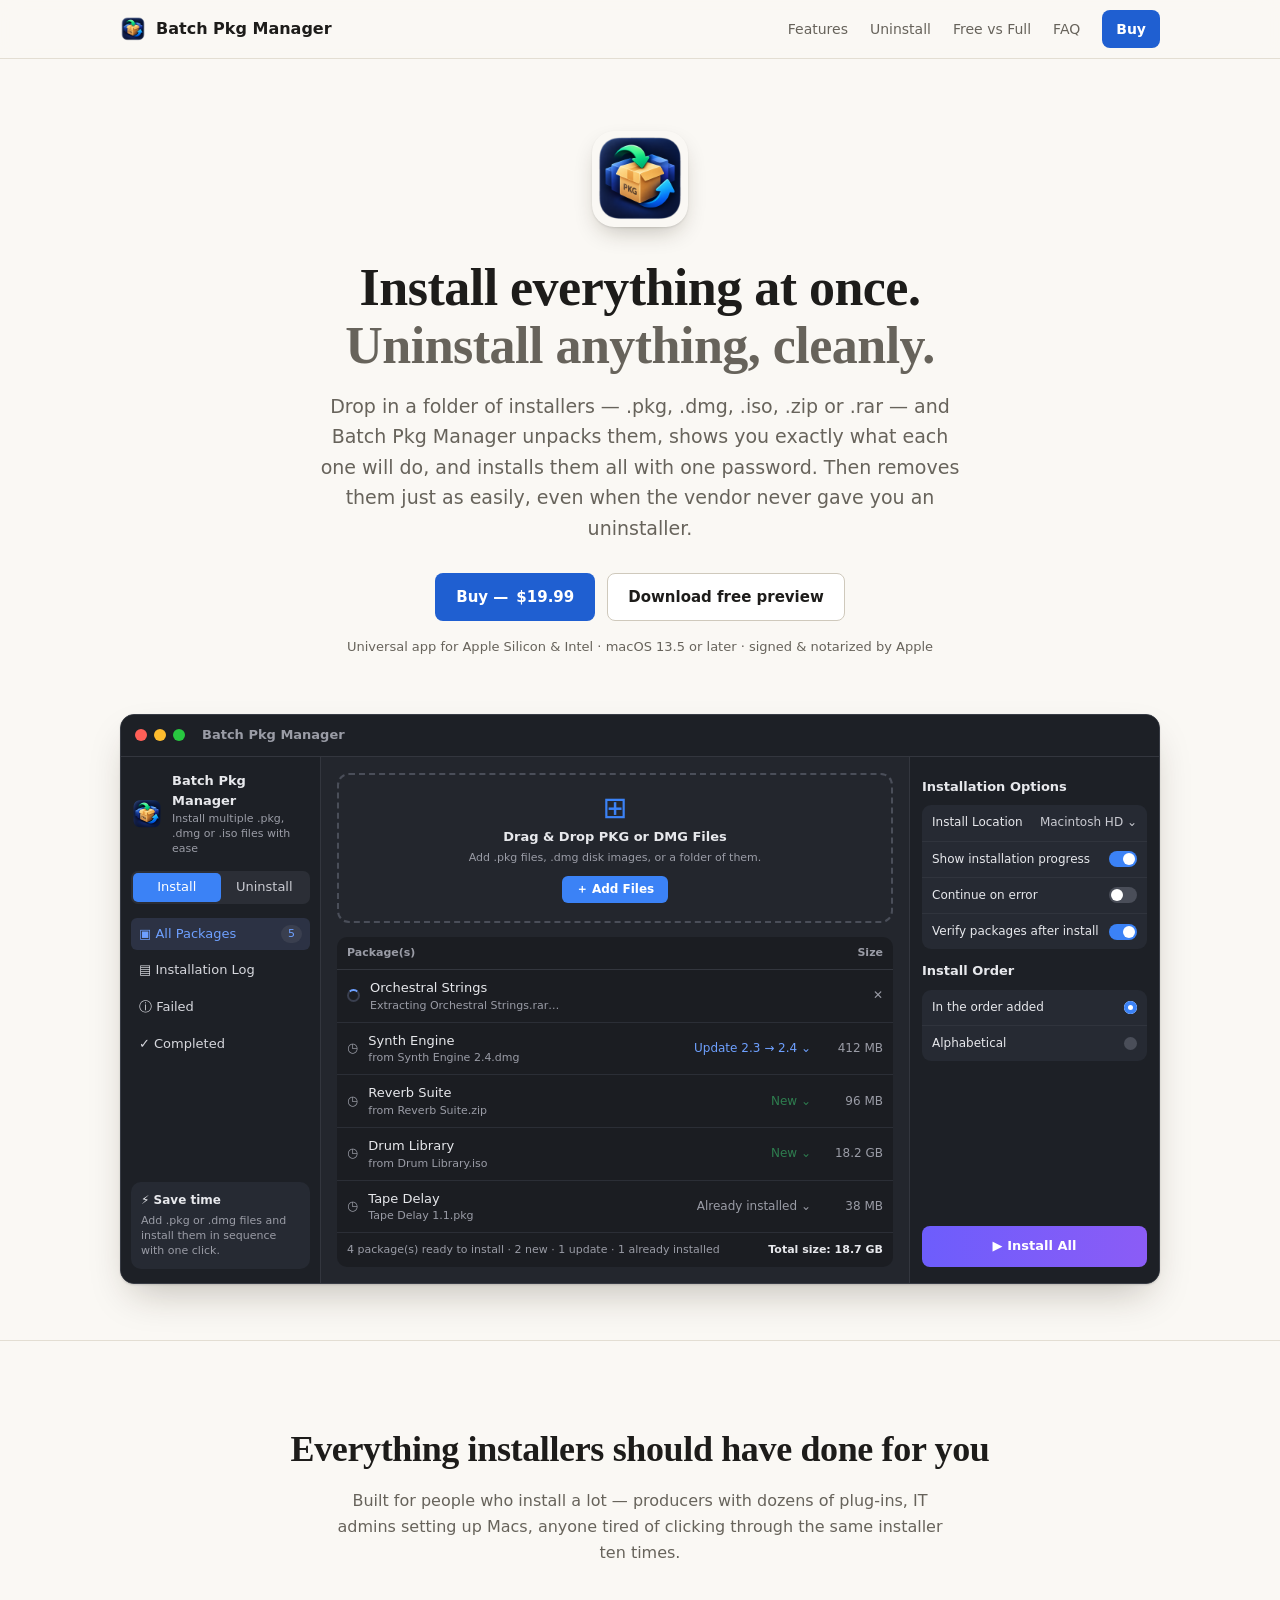
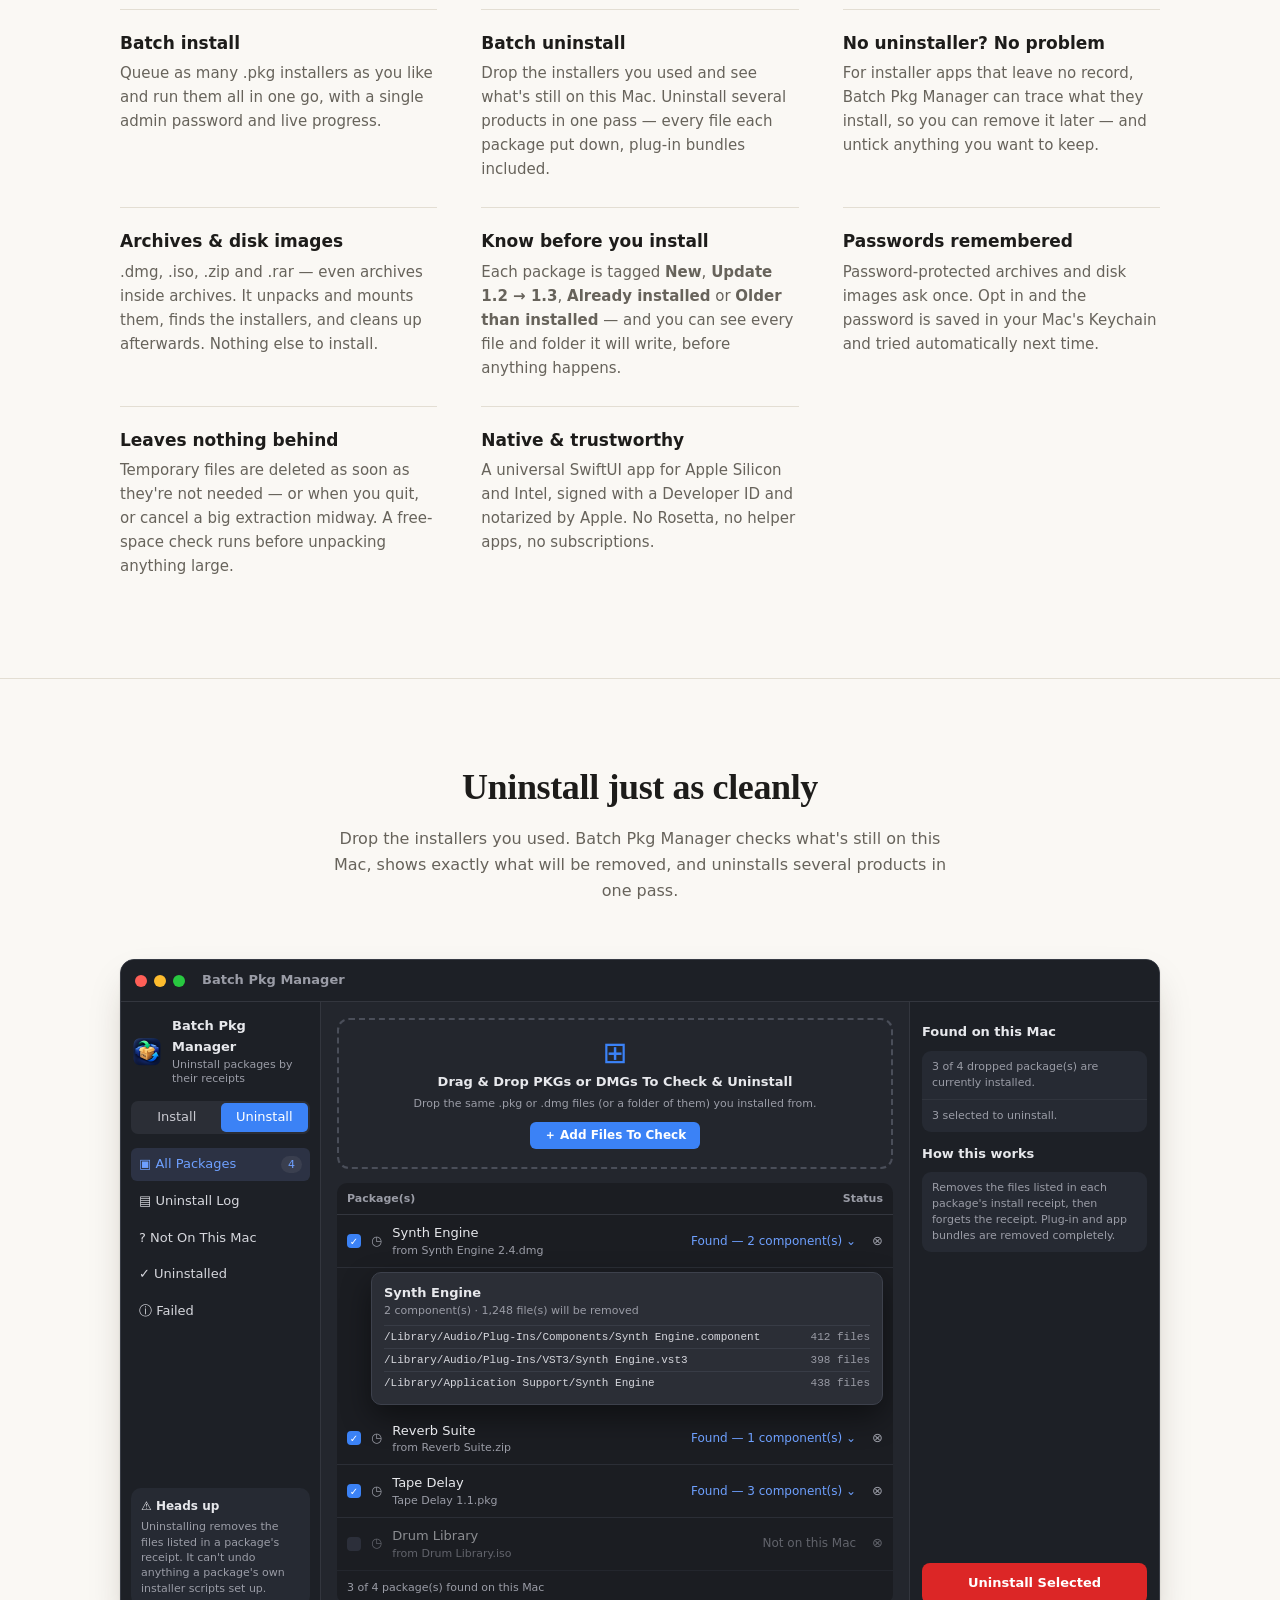
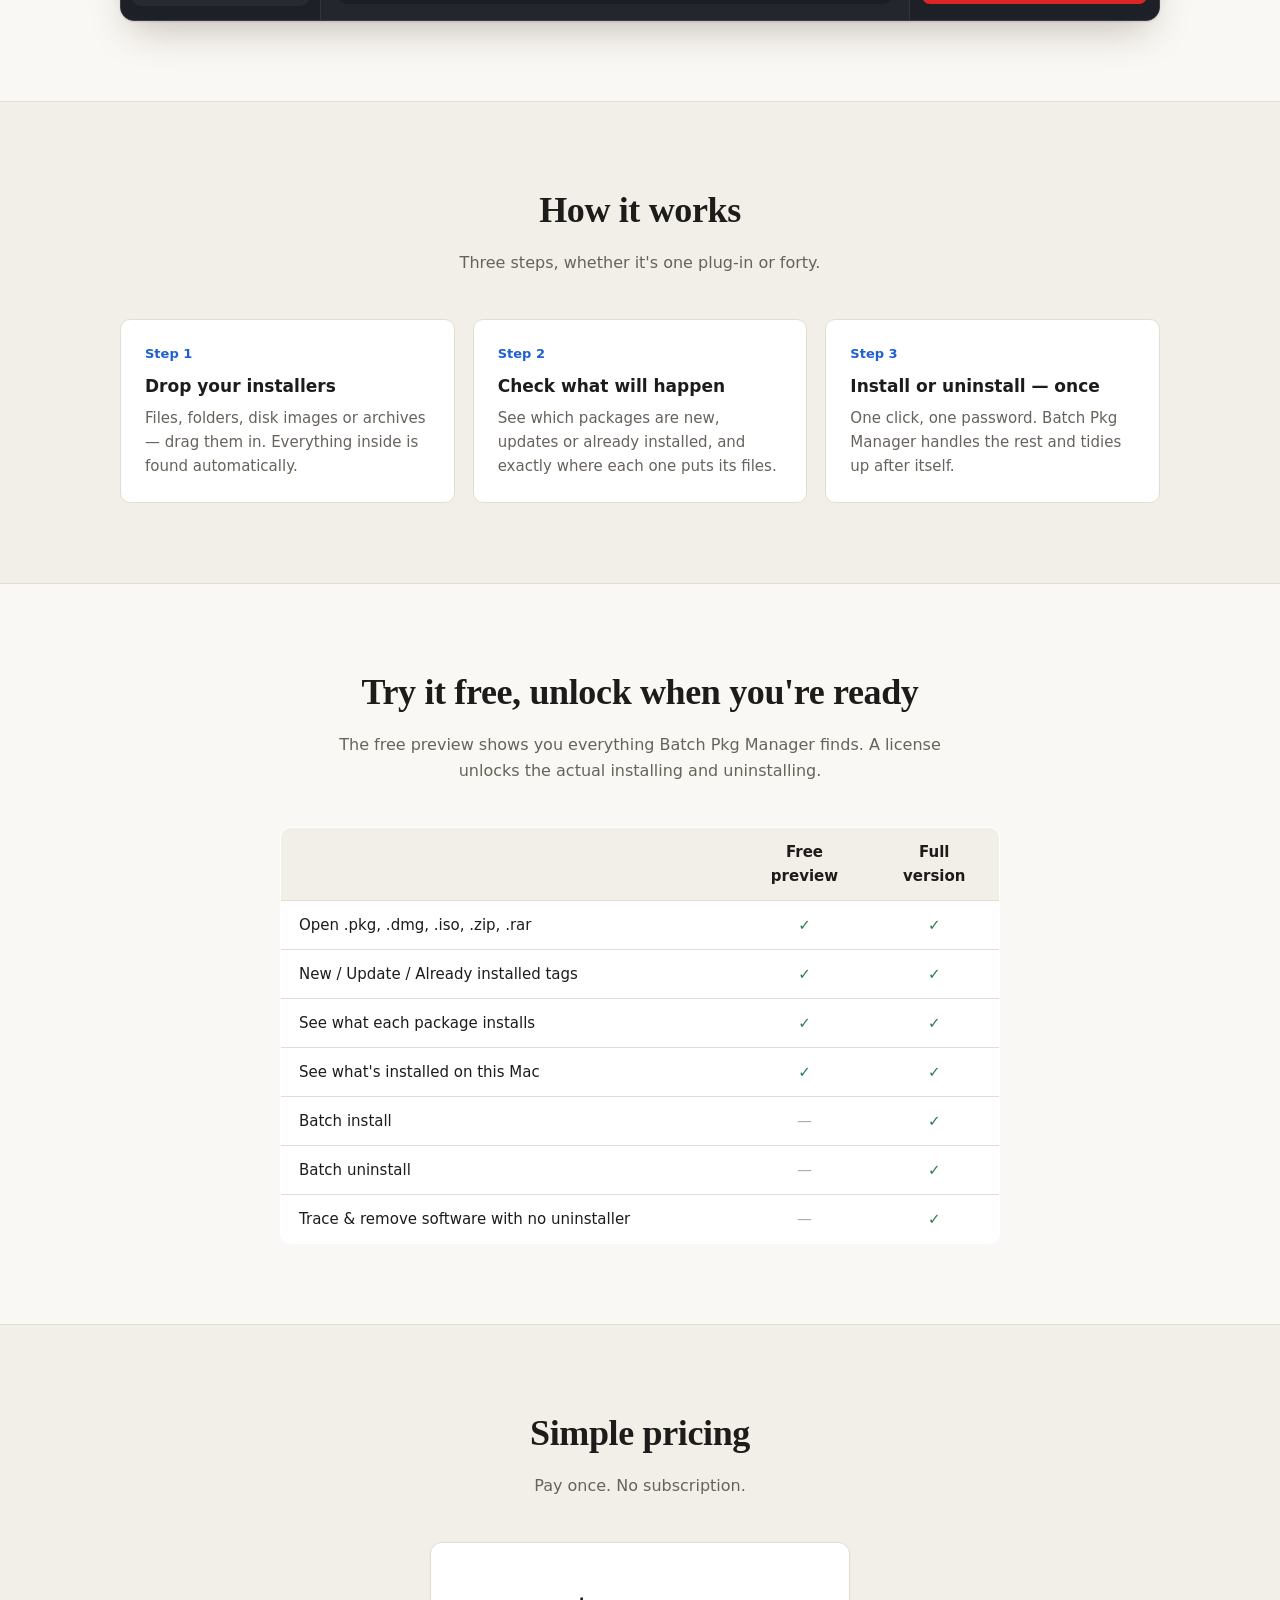
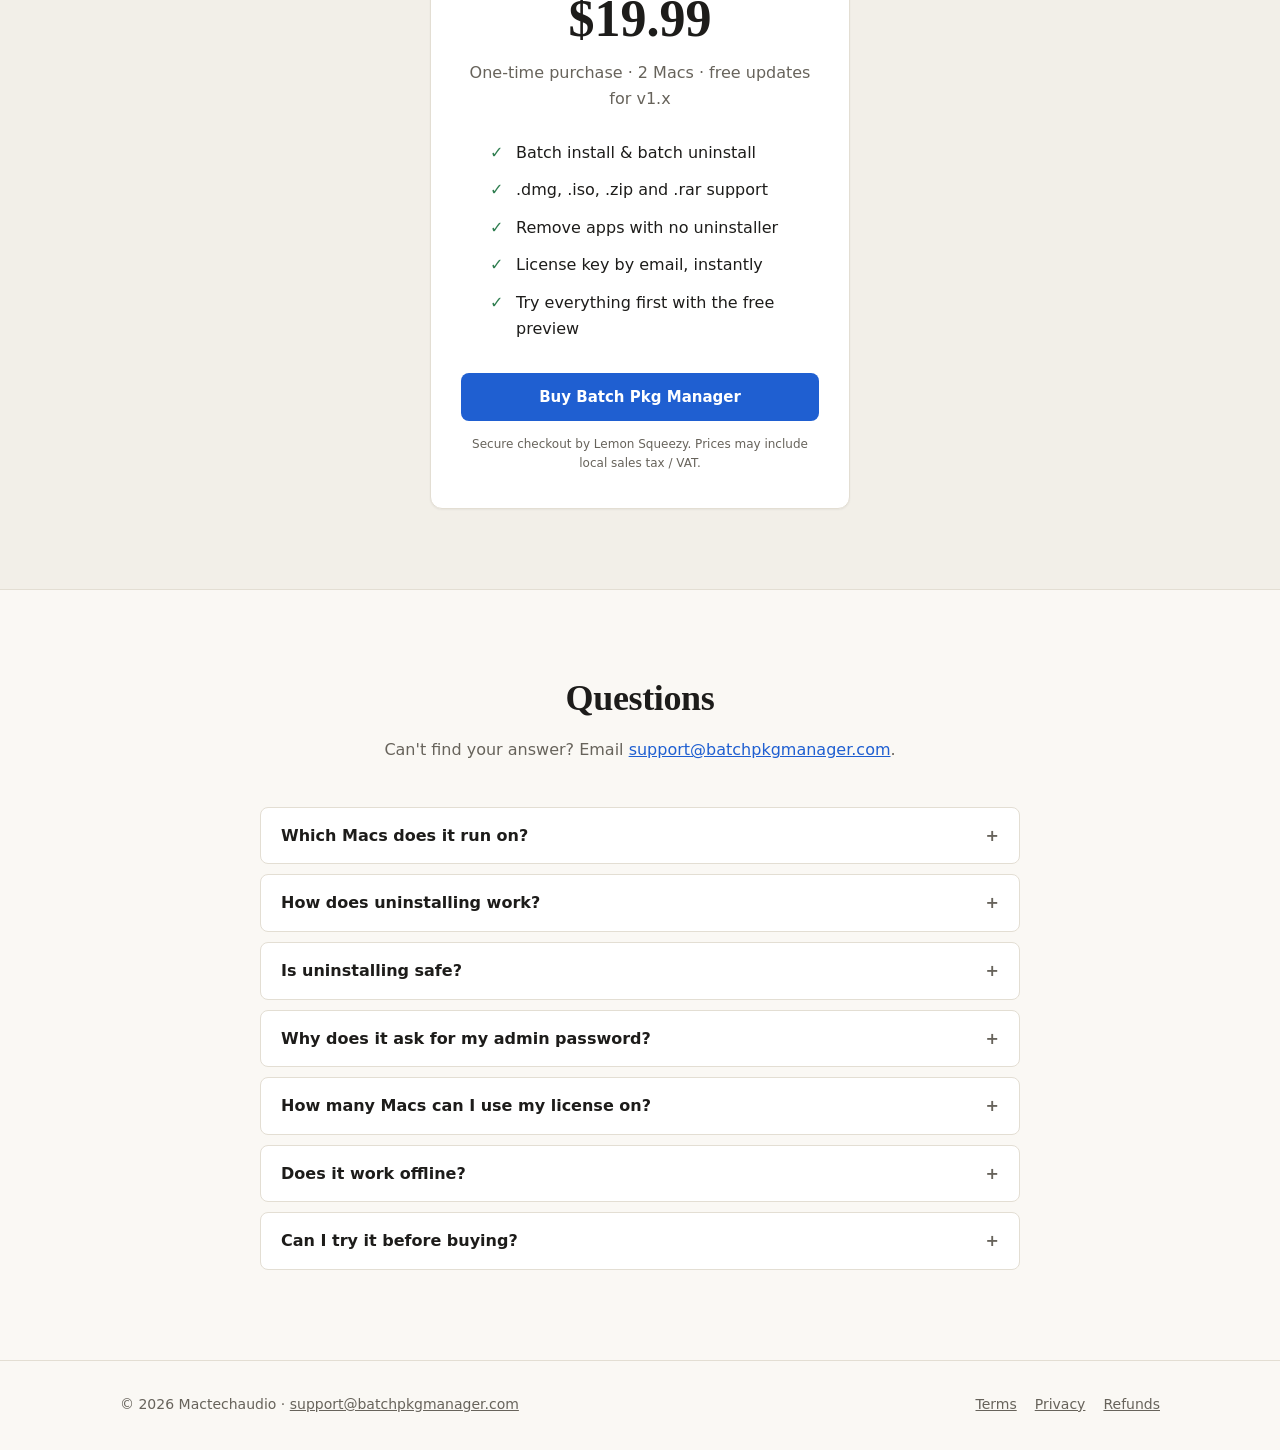
<file: index.html>
<!doctype html>
<html lang="en">
<head>
<meta charset="utf-8">
<meta name="viewport" content="width=device-width,initial-scale=1">
<title>Batch Pkg Manager — Batch install & cleanly uninstall Mac software</title>
<meta name="description" content="Batch Pkg Manager installs dozens of .pkg installers in one go — straight from .dmg, .iso, .zip and .rar — and cleanly uninstalls software that never came with an uninstaller. For macOS.">
<meta property="og:title" content="Batch Pkg Manager for Mac">
<meta property="og:description" content="Batch install .pkg files from .dmg, .iso, .zip and .rar — and cleanly uninstall what installers leave behind.">
<meta property="og:image" content="icon.png">
<link rel="icon" href="icon.png">
<link rel="stylesheet" href="site.css">
<script src="config.js"></script>
<!-- Lemon Squeezy affiliate tracking: credits the affiliate when a visitor from an ?aff= link buys -->
<script>window.lemonSqueezyAffiliateConfig = { store: "mactechaudio" };</script>
<script src="https://lmsqueezy.com/affiliate.js" defer></script>
</head>
<body>

<nav>
  <div class="wrap">
    <a class="brand" href="#"><img src="icon.png" alt=""> Batch Pkg Manager</a>
    <div class="links">
      <a class="hide-sm" href="#features">Features</a>
      <a class="hide-sm" href="#uninstall">Uninstall</a>
      <a class="hide-sm" href="#free">Free vs Full</a>
      <a class="hide-sm" href="#faq">FAQ</a>
      <a class="btn primary small" data-href="buyURL" href="#pricing">Buy</a>
    </div>
  </div>
</nav>

<header class="hero">
  <div class="wrap">
    <img class="icon" src="icon.png" alt="Batch Pkg Manager icon">
    <h1>Install everything at once.<br><span>Uninstall anything, cleanly.</span></h1>
    <p class="lead">Drop in a folder of installers — .pkg, .dmg, .iso, .zip or .rar — and Batch Pkg Manager unpacks them, shows you exactly what each one will do, and installs them all with one password. Then removes them just as easily, even when the vendor never gave you an uninstaller.</p>
    <div class="ctas">
      <a class="btn primary" href="#pricing">Buy — <span data-cfg="price"></span></a>
      <a class="btn ghost" data-href="downloadURL" href="#">Download free preview</a>
    </div>
    <div class="req">Universal app for Apple Silicon &amp; Intel · <span data-cfg="minMacOS"></span> · signed &amp; notarized by Apple</div>

    <div class="mock" aria-hidden="true">
      <div class="bar"><i></i><i></i><i></i><span>Batch Pkg Manager</span></div>
      <div class="app">
        <aside class="side">
          <div class="appname"><img src="icon.png" alt=""><div><b>Batch Pkg Manager</b><small>Install multiple .pkg, .dmg or .iso files with ease</small></div></div>
          <div class="seg"><span class="on">Install</span><span>Uninstall</span></div>
          <div class="nav on">▣ All Packages <em>5</em></div>
          <div class="nav">▤ Installation Log</div>
          <div class="nav">ⓘ Failed</div>
          <div class="nav">✓ Completed</div>
          <div class="tip"><b>⚡ Save time</b>Add .pkg or .dmg files and install them in sequence with one click.</div>
        </aside>
        <div class="center">
          <div class="drop">
            <div class="dropicon">⊞</div>
            <b>Drag &amp; Drop PKG or DMG Files</b>
            <small>Add .pkg files, .dmg disk images, or a folder of them.</small>
            <span class="addbtn">＋ Add Files</span>
          </div>
          <div class="table">
            <div class="th"><span>Package(s)</span><span>Size</span></div>
            <div class="row"><div class="spin"></div><div>Orchestral Strings<small>Extracting Orchestral Strings.rar…</small></div><span class="tag inst">✕</span></div>
            <div class="row"><span class="ok">◷</span><div>Synth Engine<small>from Synth Engine 2.4.dmg</small></div><span class="tag upd">Update 2.3 → 2.4 ⌄</span><span class="size">412 MB</span></div>
            <div class="row"><span class="ok">◷</span><div>Reverb Suite<small>from Reverb Suite.zip</small></div><span class="tag new">New ⌄</span><span class="size">96 MB</span></div>
            <div class="row"><span class="ok">◷</span><div>Drum Library<small>from Drum Library.iso</small></div><span class="tag new">New ⌄</span><span class="size">18.2 GB</span></div>
            <div class="row"><span class="ok">◷</span><div>Tape Delay<small>Tape Delay 1.1.pkg</small></div><span class="tag inst">Already installed ⌄</span><span class="size">38 MB</span></div>
            <div class="tf"><span>4 package(s) ready to install · 2 new · 1 update · 1 already installed</span><b>Total size: 18.7 GB</b></div>
          </div>
        </div>
        <aside class="insp">
          <b class="h">Installation Options</b>
          <div class="group">
            <div class="opt">Install Location <span class="sel">Macintosh HD ⌄</span></div>
            <div class="opt">Show installation progress <i class="tg on"></i></div>
            <div class="opt">Continue on error <i class="tg"></i></div>
            <div class="opt">Verify packages after install <i class="tg on"></i></div>
          </div>
          <b class="h">Install Order</b>
          <div class="group">
            <div class="opt">In the order added <i class="rd on"></i></div>
            <div class="opt">Alphabetical <i class="rd"></i></div>
          </div>
          <div class="go">▶ Install All</div>
        </aside>
      </div>
    </div>
  </div>
</header>

<section id="features">
  <div class="wrap">
    <h2>Everything installers should have done for you</h2>
    <p class="sub">Built for people who install a lot — producers with dozens of plug-ins, IT admins setting up Macs, anyone tired of clicking through the same installer ten times.</p>
    <div class="grid">
      <div class="feat"><h3>Batch install</h3><p>Queue as many .pkg installers as you like and run them all in one go, with a single admin password and live progress.</p></div>
      <div class="feat"><h3>Batch uninstall</h3><p>Drop the installers you used and see what's still on this Mac. Uninstall several products in one pass — every file each package put down, plug-in bundles included.</p></div>
      <div class="feat"><h3>No uninstaller? No problem</h3><p>For installer apps that leave no record, Batch Pkg Manager can trace what they install, so you can remove it later — and untick anything you want to keep.</p></div>
      <div class="feat"><h3>Archives &amp; disk images</h3><p>.dmg, .iso, .zip and .rar — even archives inside archives. It unpacks and mounts them, finds the installers, and cleans up afterwards. Nothing else to install.</p></div>
      <div class="feat"><h3>Know before you install</h3><p>Each package is tagged <b>New</b>, <b>Update 1.2 → 1.3</b>, <b>Already installed</b> or <b>Older than installed</b> — and you can see every file and folder it will write, before anything happens.</p></div>
      <div class="feat"><h3>Passwords remembered</h3><p>Password-protected archives and disk images ask once. Opt in and the password is saved in your Mac's Keychain and tried automatically next time.</p></div>
      <div class="feat"><h3>Leaves nothing behind</h3><p>Temporary files are deleted as soon as they're not needed — or when you quit, or cancel a big extraction midway. A free-space check runs before unpacking anything large.</p></div>
      <div class="feat"><h3>Native &amp; trustworthy</h3><p>A universal SwiftUI app for Apple Silicon and Intel, signed with a Developer ID and notarized by Apple. No Rosetta, no helper apps, no subscriptions.</p></div>
    </div>
  </div>
</section>

<section id="uninstall">
  <div class="wrap">
    <h2>Uninstall just as cleanly</h2>
    <p class="sub">Drop the installers you used. Batch Pkg Manager checks what's still on this Mac, shows exactly what will be removed, and uninstalls several products in one pass.</p>
    <div class="mock" aria-hidden="true">
      <div class="bar"><i></i><i></i><i></i><span>Batch Pkg Manager</span></div>
      <div class="app">
        <aside class="side">
          <div class="appname"><img src="icon.png" alt=""><div><b>Batch Pkg Manager</b><small>Uninstall packages by their receipts</small></div></div>
          <div class="seg"><span>Install</span><span class="on">Uninstall</span></div>
          <div class="nav on">▣ All Packages <em>4</em></div>
          <div class="nav">▤ Uninstall Log</div>
          <div class="nav">? Not On This Mac</div>
          <div class="nav">✓ Uninstalled</div>
          <div class="nav">ⓘ Failed</div>
          <div class="tip"><b>⚠︎ Heads up</b>Uninstalling removes the files listed in a package's receipt. It can't undo anything a package's own installer scripts set up.</div>
        </aside>
        <div class="center">
          <div class="drop">
            <div class="dropicon">⊞</div>
            <b>Drag &amp; Drop PKGs or DMGs To Check &amp; Uninstall</b>
            <small>Drop the same .pkg or .dmg files (or a folder of them) you installed from.</small>
            <span class="addbtn">＋ Add Files To Check</span>
          </div>
          <div class="table">
            <div class="th"><span>Package(s)</span><span>Status</span></div>
            <div class="row"><i class="cb on"></i><span class="ok">◷</span><div>Synth Engine<small>from Synth Engine 2.4.dmg</small></div><span class="tag found">Found — 2 component(s) ⌄</span><span class="x">⊗</span></div>
            <div class="popover">
              <b>Synth Engine</b><small>2 component(s) · 1,248 file(s) will be removed</small>
              <div class="pv"><span>/Library/Audio/Plug-Ins/Components/Synth Engine.component</span><em>412 files</em></div>
              <div class="pv"><span>/Library/Audio/Plug-Ins/VST3/Synth Engine.vst3</span><em>398 files</em></div>
              <div class="pv"><span>/Library/Application Support/Synth Engine</span><em>438 files</em></div>
            </div>
            <div class="row"><i class="cb on"></i><span class="ok">◷</span><div>Reverb Suite<small>from Reverb Suite.zip</small></div><span class="tag found">Found — 1 component(s) ⌄</span><span class="x">⊗</span></div>
            <div class="row"><i class="cb on"></i><span class="ok">◷</span><div>Tape Delay<small>Tape Delay 1.1.pkg</small></div><span class="tag found">Found — 3 component(s) ⌄</span><span class="x">⊗</span></div>
            <div class="row dim"><i class="cb"></i><span class="ok">◷</span><div>Drum Library<small>from Drum Library.iso</small></div><span class="tag inst">Not on this Mac</span><span class="x">⊗</span></div>
            <div class="tf"><span>3 of 4 package(s) found on this Mac</span></div>
          </div>
        </div>
        <aside class="insp">
          <b class="h">Found on this Mac</b>
          <div class="group"><div class="opt small">3 of 4 dropped package(s) are currently installed.</div><div class="opt small">3 selected to uninstall.</div></div>
          <b class="h">How this works</b>
          <div class="group"><div class="opt small wrap">Removes the files listed in each package's install receipt, then forgets the receipt. Plug-in and app bundles are removed completely.</div></div>
          <div class="go red">Uninstall Selected</div>
        </aside>
      </div>
    </div>
  </div>
</section>

<section class="alt">
  <div class="wrap">
    <h2>How it works</h2>
    <p class="sub">Three steps, whether it's one plug-in or forty.</p>
    <div class="steps">
      <div class="card"><h3>Drop your installers</h3><p>Files, folders, disk images or archives — drag them in. Everything inside is found automatically.</p></div>
      <div class="card"><h3>Check what will happen</h3><p>See which packages are new, updates or already installed, and exactly where each one puts its files.</p></div>
      <div class="card"><h3>Install or uninstall — once</h3><p>One click, one password. Batch Pkg Manager handles the rest and tidies up after itself.</p></div>
    </div>
  </div>
</section>

<section id="free">
  <div class="wrap">
    <h2>Try it free, unlock when you're ready</h2>
    <p class="sub">The free preview shows you everything Batch Pkg Manager finds. A license unlocks the actual installing and uninstalling.</p>
    <table class="cmp">
      <thead><tr><th></th><th>Free preview</th><th>Full version</th></tr></thead>
      <tbody>
        <tr><td>Open .pkg, .dmg, .iso, .zip, .rar</td><td class="yes">✓</td><td class="yes">✓</td></tr>
        <tr><td>New / Update / Already installed tags</td><td class="yes">✓</td><td class="yes">✓</td></tr>
        <tr><td>See what each package installs</td><td class="yes">✓</td><td class="yes">✓</td></tr>
        <tr><td>See what's installed on this Mac</td><td class="yes">✓</td><td class="yes">✓</td></tr>
        <tr><td>Batch install</td><td class="no">—</td><td class="yes">✓</td></tr>
        <tr><td>Batch uninstall</td><td class="no">—</td><td class="yes">✓</td></tr>
        <tr><td>Trace &amp; remove software with no uninstaller</td><td class="no">—</td><td class="yes">✓</td></tr>
      </tbody>
    </table>
  </div>
</section>

<section id="pricing" class="alt">
  <div class="wrap">
    <h2>Simple pricing</h2>
    <p class="sub">Pay once. No subscription.</p>
    <div class="price">
      <div class="amt" data-cfg="price"></div>
      <div class="per" data-cfg="priceNote"></div>
      <ul>
        <li>Batch install &amp; batch uninstall</li>
        <li>.dmg, .iso, .zip and .rar support</li>
        <li>Remove apps with no uninstaller</li>
        <li>License key by email, instantly</li>
        <li>Try everything first with the free preview</li>
      </ul>
      <a class="btn primary" data-href="buyURL" href="#">Buy Batch Pkg Manager</a>
      <div class="fine">Secure checkout by Lemon Squeezy. Prices may include local sales tax / VAT.</div>
    </div>
  </div>
</section>

<section id="faq">
  <div class="wrap">
    <h2>Questions</h2>
    <p class="sub">Can't find your answer? Email <a data-href="email" href="#"><span data-cfg="email"></span></a>.</p>
    <details><summary>Which Macs does it run on?</summary><p>Any Mac running <span data-cfg="minMacOS"></span> — Apple Silicon or Intel. It runs natively on both, so it doesn't need Rosetta.</p></details>
    <details><summary>How does uninstalling work?</summary><p>When a .pkg installs, macOS keeps a receipt listing every file it wrote. Batch Pkg Manager reads that receipt, shows you what it found, then removes those files — plug-in and app bundles completely, shared folders only if they end up empty — and forgets the receipt. For installer apps that don't leave a receipt, it can trace what they install first.</p></details>
    <details><summary>Is uninstalling safe?</summary><p>You always see what will be removed before anything happens, and you confirm it. It only removes what a package's own receipt (or trace) lists, and it skips anything another installed package also owns. As with any uninstaller, removal can't be undone — keep a backup (e.g. Time Machine) of anything important.</p></details>
    <details><summary>Why does it ask for my admin password?</summary><p>Installing and removing system-wide software (in /Applications or /Library) requires administrator rights on macOS. You enter it once per batch, in Apple's standard dialog. Batch Pkg Manager never sees or stores it.</p></details>
    <details><summary>How many Macs can I use my license on?</summary><p>Two at a time. Moving to a new Mac? Choose “Deactivate License on This Mac…” from the app menu first, then activate on the new one.</p></details>
    <details><summary>Does it work offline?</summary><p>Yes. The license is checked with the license server when you're online; a validated license keeps working offline for 30 days.</p></details>
    <details><summary>Can I try it before buying?</summary><p>Yes — the free preview opens all your installers and shows everything the full version would do, so you can check it works with your files before you buy. Because of that, sales are final; see the <a href="refund.html">refund policy</a> for the exceptions.</p></details>
  </div>
</section>

<footer>
  <div class="wrap">
    <div>© <span id="year"></span> <span data-cfg="company"></span> · <a data-href="email" href="#"><span data-cfg="email"></span></a></div>
    <div class="links">
      <a href="terms.html">Terms</a><a href="privacy.html">Privacy</a><a href="refund.html">Refunds</a>
    </div>
  </div>
</footer>

</body>
</html>
</file>
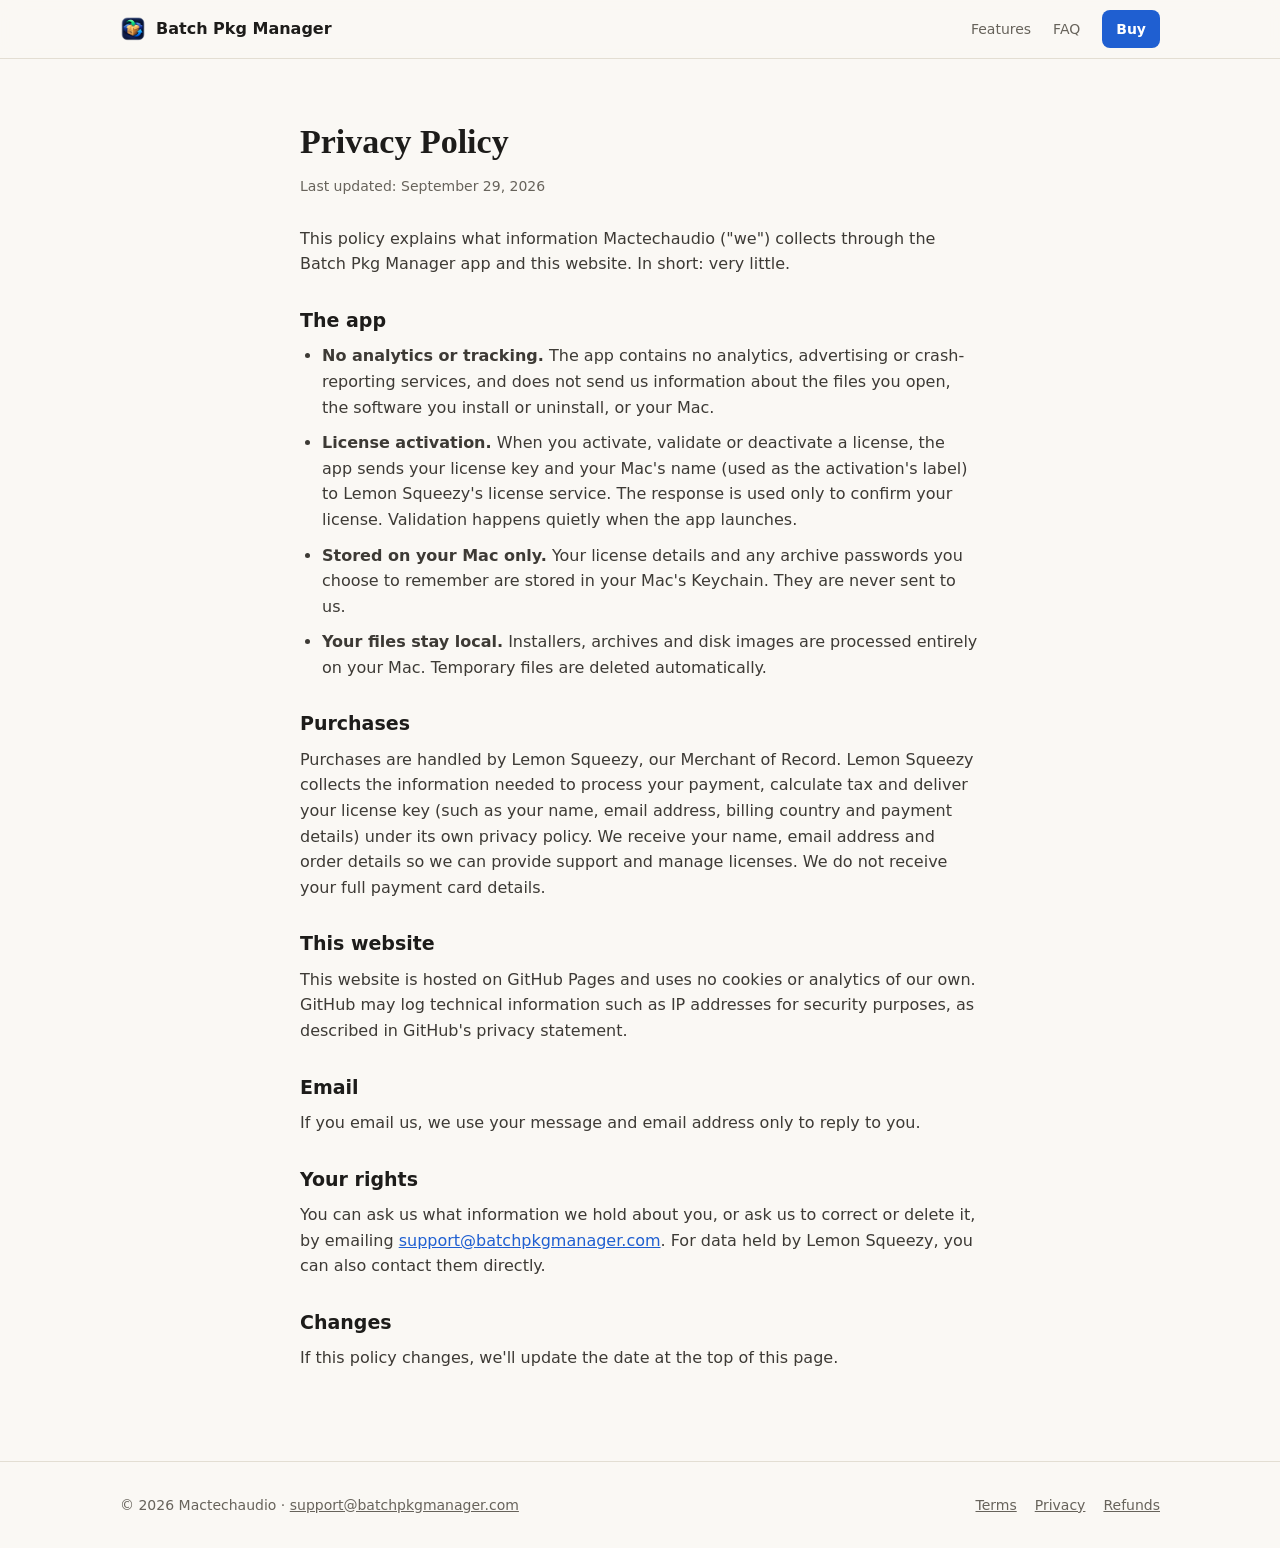
<file: privacy.html>
<!doctype html>
<html lang="en">
<head>
<meta charset="utf-8">
<meta name="viewport" content="width=device-width,initial-scale=1">
<title>Privacy Policy — Batch Pkg Manager</title>
<link rel="icon" href="icon.png">
<link rel="stylesheet" href="site.css">
<script src="config.js"></script>
<!-- Lemon Squeezy affiliate tracking: credits the affiliate when a visitor from an ?aff= link buys -->
<script>window.lemonSqueezyAffiliateConfig = { store: "mactechaudio" };</script>
<script src="https://lmsqueezy.com/affiliate.js" defer></script>
</head>
<body>
<nav><div class="wrap"><a class="brand" href="index.html"><img src="icon.png" alt=""> Batch Pkg Manager</a>
<div class="links"><a href="index.html#features" class="hide-sm">Features</a><a href="index.html#faq" class="hide-sm">FAQ</a><a class="btn primary small" data-href="buyURL" href="#">Buy</a></div></div></nav>
<main class="legal">
<h1>Privacy Policy</h1>
<div class="date">Last updated: <span data-cfg="updated"></span></div>
<p>This policy explains what information <span data-cfg="company"></span> ("we") collects through the Batch Pkg Manager app and this website. In short: very little.</p>
<h2>The app</h2>
<ul>
<li><b>No analytics or tracking.</b> The app contains no analytics, advertising or crash-reporting services, and does not send us information about the files you open, the software you install or uninstall, or your Mac.</li>
<li><b>License activation.</b> When you activate, validate or deactivate a license, the app sends your license key and your Mac's name (used as the activation's label) to Lemon Squeezy's license service. The response is used only to confirm your license. Validation happens quietly when the app launches.</li>
<li><b>Stored on your Mac only.</b> Your license details and any archive passwords you choose to remember are stored in your Mac's Keychain. They are never sent to us.</li>
<li><b>Your files stay local.</b> Installers, archives and disk images are processed entirely on your Mac. Temporary files are deleted automatically.</li>
</ul>
<h2>Purchases</h2>
<p>Purchases are handled by Lemon Squeezy, our Merchant of Record. Lemon Squeezy collects the information needed to process your payment, calculate tax and deliver your license key (such as your name, email address, billing country and payment details) under its own privacy policy. We receive your name, email address and order details so we can provide support and manage licenses. We do not receive your full payment card details.</p>
<h2>This website</h2>
<p>This website is hosted on GitHub Pages and uses no cookies or analytics of our own. GitHub may log technical information such as IP addresses for security purposes, as described in GitHub's privacy statement.</p>
<h2>Email</h2>
<p>If you email us, we use your message and email address only to reply to you.</p>
<h2>Your rights</h2>
<p>You can ask us what information we hold about you, or ask us to correct or delete it, by emailing <a data-href="email" href="#"><span data-cfg="email"></span></a>. For data held by Lemon Squeezy, you can also contact them directly.</p>
<h2>Changes</h2>
<p>If this policy changes, we'll update the date at the top of this page.</p>
</main>
<footer><div class="wrap"><div>© <span id="year"></span> <span data-cfg="company"></span> · <a data-href="email" href="#"><span data-cfg="email"></span></a></div>
<div class="links"><a href="terms.html">Terms</a><a href="privacy.html">Privacy</a><a href="refund.html">Refunds</a></div></div></footer>
</body>
</html>
</file>
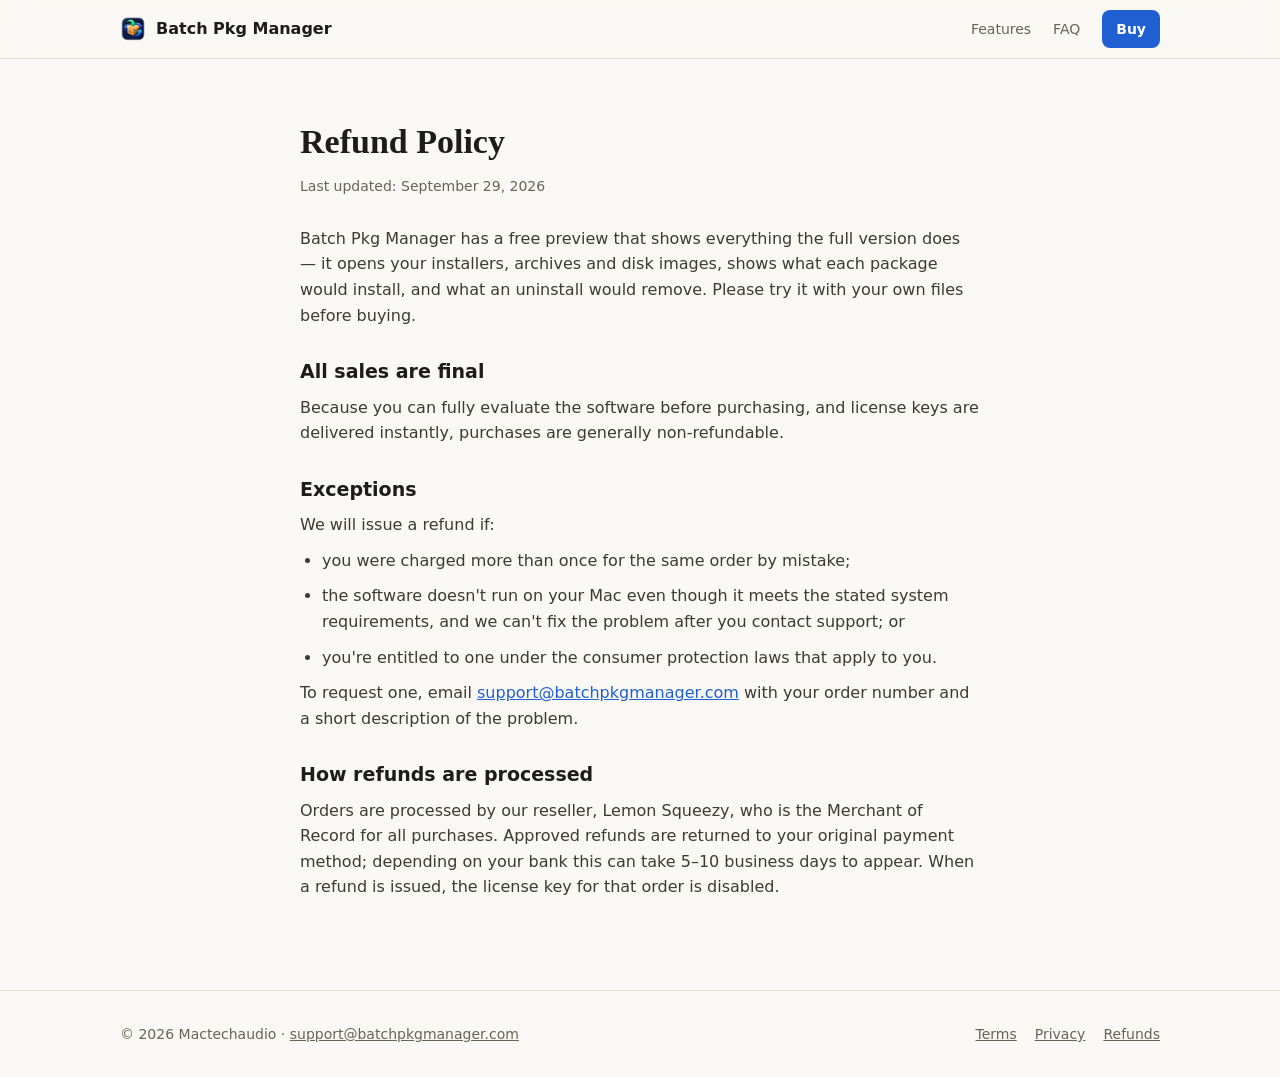
<file: refund.html>
<!doctype html>
<html lang="en">
<head>
<meta charset="utf-8">
<meta name="viewport" content="width=device-width,initial-scale=1">
<title>Refund Policy — Batch Pkg Manager</title>
<link rel="icon" href="icon.png">
<link rel="stylesheet" href="site.css">
<script src="config.js"></script>
<!-- Lemon Squeezy affiliate tracking: credits the affiliate when a visitor from an ?aff= link buys -->
<script>window.lemonSqueezyAffiliateConfig = { store: "mactechaudio" };</script>
<script src="https://lmsqueezy.com/affiliate.js" defer></script>
</head>
<body>
<nav><div class="wrap"><a class="brand" href="index.html"><img src="icon.png" alt=""> Batch Pkg Manager</a>
<div class="links"><a href="index.html#features" class="hide-sm">Features</a><a href="index.html#faq" class="hide-sm">FAQ</a><a class="btn primary small" data-href="buyURL" href="#">Buy</a></div></div></nav>
<main class="legal">
<h1>Refund Policy</h1>
<div class="date">Last updated: <span data-cfg="updated"></span></div>
<p>Batch Pkg Manager has a free preview that shows everything the full version does — it opens your installers, archives and disk images, shows what each package would install, and what an uninstall would remove. Please try it with your own files before buying.</p>
<h2>All sales are final</h2>
<p>Because you can fully evaluate the software before purchasing, and license keys are delivered instantly, purchases are generally non-refundable.</p>
<h2>Exceptions</h2>
<p>We will issue a refund if:</p>
<ul>
<li>you were charged more than once for the same order by mistake;</li>
<li>the software doesn't run on your Mac even though it meets the stated system requirements, and we can't fix the problem after you contact support; or</li>
<li>you're entitled to one under the consumer protection laws that apply to you.</li>
</ul>
<p>To request one, email <a data-href="email" href="#"><span data-cfg="email"></span></a> with your order number and a short description of the problem.</p>
<h2>How refunds are processed</h2>
<p>Orders are processed by our reseller, Lemon Squeezy, who is the Merchant of Record for all purchases. Approved refunds are returned to your original payment method; depending on your bank this can take 5–10 business days to appear. When a refund is issued, the license key for that order is disabled.</p>
</main>
<footer><div class="wrap"><div>© <span id="year"></span> <span data-cfg="company"></span> · <a data-href="email" href="#"><span data-cfg="email"></span></a></div>
<div class="links"><a href="terms.html">Terms</a><a href="privacy.html">Privacy</a><a href="refund.html">Refunds</a></div></div></footer>
</body>
</html>
</file>
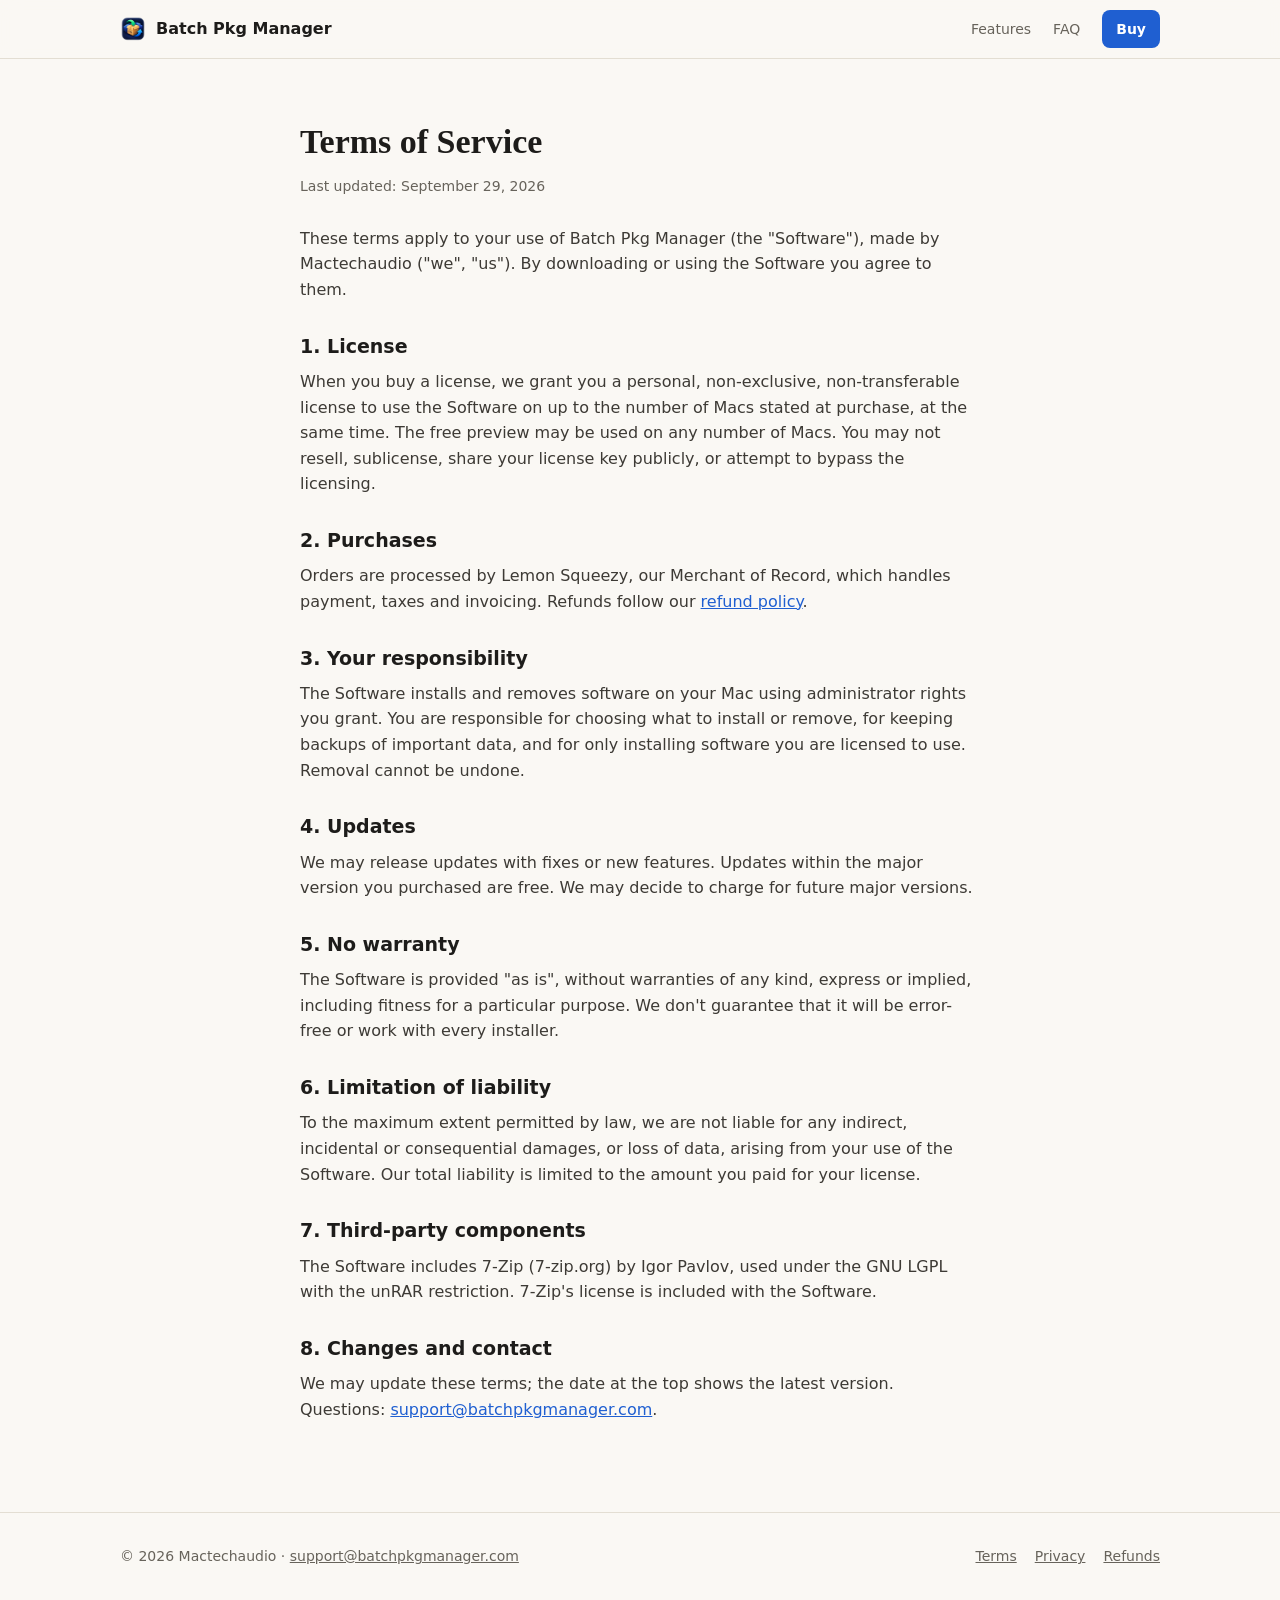
<file: terms.html>
<!doctype html>
<html lang="en">
<head>
<meta charset="utf-8">
<meta name="viewport" content="width=device-width,initial-scale=1">
<title>Terms of Service — Batch Pkg Manager</title>
<link rel="icon" href="icon.png">
<link rel="stylesheet" href="site.css">
<script src="config.js"></script>
<!-- Lemon Squeezy affiliate tracking: credits the affiliate when a visitor from an ?aff= link buys -->
<script>window.lemonSqueezyAffiliateConfig = { store: "mactechaudio" };</script>
<script src="https://lmsqueezy.com/affiliate.js" defer></script>
</head>
<body>
<nav><div class="wrap"><a class="brand" href="index.html"><img src="icon.png" alt=""> Batch Pkg Manager</a>
<div class="links"><a href="index.html#features" class="hide-sm">Features</a><a href="index.html#faq" class="hide-sm">FAQ</a><a class="btn primary small" data-href="buyURL" href="#">Buy</a></div></div></nav>
<main class="legal">
<h1>Terms of Service</h1>
<div class="date">Last updated: <span data-cfg="updated"></span></div>
<p>These terms apply to your use of Batch Pkg Manager (the "Software"), made by <span data-cfg="company"></span> ("we", "us"). By downloading or using the Software you agree to them.</p>
<h2>1. License</h2>
<p>When you buy a license, we grant you a personal, non-exclusive, non-transferable license to use the Software on up to the number of Macs stated at purchase, at the same time. The free preview may be used on any number of Macs. You may not resell, sublicense, share your license key publicly, or attempt to bypass the licensing.</p>
<h2>2. Purchases</h2>
<p>Orders are processed by Lemon Squeezy, our Merchant of Record, which handles payment, taxes and invoicing. Refunds follow our <a href="refund.html">refund policy</a>.</p>
<h2>3. Your responsibility</h2>
<p>The Software installs and removes software on your Mac using administrator rights you grant. You are responsible for choosing what to install or remove, for keeping backups of important data, and for only installing software you are licensed to use. Removal cannot be undone.</p>
<h2>4. Updates</h2>
<p>We may release updates with fixes or new features. Updates within the major version you purchased are free. We may decide to charge for future major versions.</p>
<h2>5. No warranty</h2>
<p>The Software is provided "as is", without warranties of any kind, express or implied, including fitness for a particular purpose. We don't guarantee that it will be error-free or work with every installer.</p>
<h2>6. Limitation of liability</h2>
<p>To the maximum extent permitted by law, we are not liable for any indirect, incidental or consequential damages, or loss of data, arising from your use of the Software. Our total liability is limited to the amount you paid for your license.</p>
<h2>7. Third-party components</h2>
<p>The Software includes 7-Zip (7-zip.org) by Igor Pavlov, used under the GNU LGPL with the unRAR restriction. 7-Zip's license is included with the Software.</p>
<h2>8. Changes and contact</h2>
<p>We may update these terms; the date at the top shows the latest version. Questions: <a data-href="email" href="#"><span data-cfg="email"></span></a>.</p>
</main>
<footer><div class="wrap"><div>© <span id="year"></span> <span data-cfg="company"></span> · <a data-href="email" href="#"><span data-cfg="email"></span></a></div>
<div class="links"><a href="terms.html">Terms</a><a href="privacy.html">Privacy</a><a href="refund.html">Refunds</a></div></div></footer>
</body>
</html>
</file>
<file: site.css>
:root{
  --bg:#faf8f4; --bg2:#f2efe8; --card:#ffffff; --line:#e3ded3;
  --text:#1d1c1a; --muted:#67635b; --accent:#1f5fd1; --accent-dark:#174ba8;
  --green:#2e7d4f; --orange:#b45309; --radius:10px;
  --serif:ui-serif,"New York","Iowan Old Style",Georgia,serif;
}
*{box-sizing:border-box;margin:0;padding:0}
html{scroll-behavior:smooth}
body{background:var(--bg);color:var(--text);font:16px/1.6 -apple-system,BlinkMacSystemFont,"SF Pro Text",system-ui,sans-serif;-webkit-font-smoothing:antialiased}
a{color:inherit}
p a,.sub a{color:var(--accent)}
.wrap{max-width:1080px;margin:0 auto;padding:0 20px}
nav{position:sticky;top:0;z-index:10;background:rgba(250,248,244,.92);backdrop-filter:blur(10px);border-bottom:1px solid var(--line)}
nav .wrap{display:flex;align-items:center;gap:14px;height:58px}
nav .brand{display:flex;align-items:center;gap:10px;font-weight:600;text-decoration:none}
nav .brand img{width:26px;height:26px;border-radius:6px}
nav .links{margin-left:auto;display:flex;gap:22px;align-items:center;font-size:14px;color:var(--muted)}
nav .links a{text-decoration:none}
nav .links a:hover{color:var(--text)}
.btn{display:inline-flex;align-items:center;gap:8px;padding:11px 20px;border-radius:8px;font-weight:600;text-decoration:none;border:1px solid transparent;cursor:pointer;font-size:15px;transition:background .15s,border-color .15s}
.btn.primary{background:var(--accent);color:#fff}
.btn.primary:hover{background:var(--accent-dark)}
.btn.ghost{border-color:#cfc9bc;background:var(--card);color:var(--text)}
.btn.ghost:hover{border-color:#a9a293}
.btn.small{padding:7px 13px;font-size:14px}
header.hero{padding:72px 0 56px;text-align:center}
.hero img.icon{width:96px;height:96px;border-radius:22px;box-shadow:0 1px 2px rgba(0,0,0,.1),0 10px 24px -8px rgba(40,30,10,.3)}
.hero h1{font-family:var(--serif);font-weight:600;font-size:clamp(32px,5.4vw,52px);line-height:1.12;letter-spacing:-.01em;margin:24px auto 16px;max-width:900px}
.hero h1 span{color:var(--muted)}
.hero p.lead{font-size:clamp(17px,2.1vw,19px);color:var(--muted);max-width:640px;margin:0 auto 30px}
.hero .ctas{display:flex;gap:12px;justify-content:center;flex-wrap:wrap}
.hero .req{margin-top:16px;font-size:13px;color:var(--muted)}
/* app mockup — mirrors the real window layout */
.mock{margin:56px auto 0;max-width:1060px;background:#23262d;border:1px solid #383c45;border-radius:14px;box-shadow:0 1px 2px rgba(0,0,0,.12),0 18px 40px -12px rgba(40,30,10,.28);overflow:hidden;text-align:left;font-size:13px;color:#e7e8ec}
.mock .bar{display:flex;align-items:center;gap:7px;padding:10px 14px;background:#1d2026;border-bottom:1px solid #33363e}
.mock .bar i{width:12px;height:12px;border-radius:50%}
.mock .bar i:nth-child(1){background:#ff5f57}.mock .bar i:nth-child(2){background:#febc2e}.mock .bar i:nth-child(3){background:#28c840}
.mock .bar span{margin-left:10px;color:#9a9ca6;font-weight:600;font-size:13px}
.mock .app{display:grid;grid-template-columns:200px 1fr 250px;min-height:430px}
.mock small{display:block;color:#9a9ca6;font-size:11px;line-height:1.35}
.mock .side{background:#1d2026;border-right:1px solid #33363e;padding:14px 10px;display:flex;flex-direction:column;gap:4px}
.mock .appname{display:flex;gap:9px;align-items:center;margin-bottom:10px}
.mock .appname img{width:32px;height:32px;border-radius:8px}
.mock .appname b{font-size:13px}
.mock .seg{display:flex;background:#2b2e36;border-radius:7px;padding:2px;margin-bottom:10px}
.mock .seg span{flex:1;text-align:center;padding:4px 0;border-radius:5px;color:#c9cad1}
.mock .seg span.on{background:#3b82f6;color:#fff}
.mock .nav{padding:6px 8px;border-radius:6px;color:#d6d7dd;display:flex;align-items:center;gap:6px}
.mock .nav.on{background:#2c3244;color:#6ea0ff}
.mock .nav em{margin-left:auto;font-style:normal;font-size:11px;background:#3a3f4f;border-radius:10px;padding:0 7px}
.mock .tip{margin-top:auto;background:#262a33;border-radius:10px;padding:10px;color:#9a9ca6;font-size:11px;line-height:1.4}
.mock .tip b{display:block;color:#e7e8ec;margin-bottom:4px;font-size:12px}
.mock .center{padding:16px;display:flex;flex-direction:column;gap:14px}
.mock .drop{border:2px dashed #4a4e59;border-radius:12px;padding:18px;text-align:center;display:flex;flex-direction:column;align-items:center;gap:4px}
.mock .dropicon{font-size:30px;color:#3b82f6;line-height:1}
.mock .addbtn{margin-top:6px;background:#3b82f6;color:#fff;border-radius:6px;padding:4px 14px;font-size:12px;font-weight:600}
.mock .table{background:#1b1d22;border-radius:10px;overflow:hidden}
.mock .th{display:flex;justify-content:space-between;padding:7px 10px;color:#9a9ca6;font-size:11px;font-weight:700;border-bottom:1px solid #33363e}
.mock .row{display:flex;align-items:center;gap:10px;padding:8px 10px;border-bottom:1px solid #2b2e36}
.mock .row .ok{color:#9a9ca6}
.mock .row .tag{margin-left:auto;font-size:12px}
.mock .row .size{width:62px;text-align:right;color:#9a9ca6;font-size:12px}
.tag.new{color:var(--green)}.tag.upd{color:#6ea0ff}.tag.inst{color:#9a9ca6}.tag.old{color:var(--orange)}
.mock .spin{width:13px;height:13px;border:2px solid #3a3f4f;border-top-color:#6ea0ff;border-radius:50%;animation:spin 1s linear infinite}
@keyframes spin{to{transform:rotate(360deg)}}
.mock .tf{display:flex;justify-content:space-between;gap:10px;padding:8px 10px;font-size:11px;color:#9a9ca6}
.mock .tf b{color:#e7e8ec;white-space:nowrap}
.mock .insp{background:#1d2026;border-left:1px solid #33363e;padding:16px 12px;display:flex;flex-direction:column;gap:8px}
.mock .insp .h{font-size:13px;margin-top:4px}
.mock .group{background:#262a33;border-radius:9px}
.mock .opt{display:flex;align-items:center;justify-content:space-between;gap:8px;padding:8px 10px;border-bottom:1px solid #30343d;font-size:12px}
.mock .opt:last-child{border-bottom:0}
.mock .opt{white-space:nowrap}.mock .sel{color:#c9cad1;overflow:hidden;text-overflow:ellipsis}
.mock .tg{width:28px;height:16px;border-radius:9px;background:#4a4e59;position:relative;flex:none}
.mock .tg:after{content:"";position:absolute;top:2px;left:2px;width:12px;height:12px;border-radius:50%;background:#fff}
.mock .tg.on{background:#3b82f6}.mock .tg.on:after{left:14px}
.mock .rd{width:13px;height:13px;border-radius:50%;background:#4a4e59;flex:none}
.mock .rd.on{background:#3b82f6;box-shadow:inset 0 0 0 4px #3b82f6,inset 0 0 0 7px #fff}
.mock .cb{width:14px;height:14px;border-radius:4px;background:#3a3f4f;flex:none;display:grid;place-items:center;font-style:normal;font-size:10px;color:#fff}
.mock .cb.on{background:#3b82f6}.mock .cb.on:after{content:"✓"}
.mock .row.dim{opacity:.55}
.mock .row .x{color:#9a9ca6;margin-left:6px}
.tag.found{color:#6ea0ff}
.mock .table{position:relative}
.mock .popover{margin:4px 10px 8px 34px;background:#2b2e36;border:1px solid #3d414c;border-radius:10px;padding:10px 12px;box-shadow:0 12px 30px rgba(0,0,0,.45)}
.mock .popover b{font-size:13px}
.mock .popover small{margin-bottom:6px}
.mock .pv{display:flex;justify-content:space-between;gap:10px;padding:5px 0;border-top:1px solid #383c46;font:11px ui-monospace,SFMono-Regular,Menlo,monospace;color:#d6d7dd}
.mock .pv span{overflow:hidden;text-overflow:ellipsis;white-space:nowrap}
.mock .pv em{font-style:normal;color:#9a9ca6;white-space:nowrap;font-family:inherit}
.mock .opt.small{font-size:11px;color:#9a9ca6}
.mock .opt.wrap{white-space:normal;line-height:1.45}
.mock .go.red{background:#dc2626}
.mock .go{margin-top:auto;padding:10px;border-radius:8px;background:linear-gradient(90deg,#6d5dfc,#8b5cf6);text-align:center;font-weight:600;color:#fff}
section{padding:80px 0;border-top:1px solid var(--line)}
section.alt{background:var(--bg2)}
section h2{font-family:var(--serif);font-weight:600;font-size:clamp(26px,3.6vw,36px);letter-spacing:-.01em;text-align:center;margin-bottom:10px}
section p.sub{color:var(--muted);text-align:center;max-width:620px;margin:0 auto 44px}
.grid{display:grid;grid-template-columns:repeat(auto-fit,minmax(280px,1fr));column-gap:44px;row-gap:6px}
.grid .feat{padding:20px 0;border-top:1px solid var(--line)}
.grid .feat h3{font-size:17px;margin-bottom:4px}
.grid .feat p{color:var(--muted);font-size:15px}
.card{background:var(--card);border:1px solid var(--line);border-radius:var(--radius);padding:24px}
.card h3{font-size:17px;margin-bottom:6px}
.card p{color:var(--muted);font-size:15px}
.steps{counter-reset:s;display:grid;grid-template-columns:repeat(auto-fit,minmax(240px,1fr));gap:18px}
.steps .card:before{counter-increment:s;content:"Step " counter(s);display:block;font-size:13px;font-weight:600;color:var(--accent);margin-bottom:8px}
table.cmp{width:100%;max-width:720px;margin:0 auto;border-collapse:collapse;background:var(--card);border:1px solid var(--line);border-radius:var(--radius);overflow:hidden;font-size:15px}
table.cmp th,table.cmp td{padding:12px 18px;border-bottom:1px solid var(--line);text-align:left}
table.cmp tr:last-child td{border-bottom:0}
table.cmp th:not(:first-child),table.cmp td:not(:first-child){text-align:center;width:130px}
table.cmp thead th{background:var(--bg2);font-weight:600}
.yes{color:var(--green);font-weight:700}.no{color:#b3ada0}
.price{max-width:420px;margin:0 auto;text-align:center;background:var(--card);border:1px solid var(--line);border-radius:12px;padding:34px 30px;box-shadow:0 1px 2px rgba(0,0,0,.05)}
.price .amt{font-family:var(--serif);font-size:52px;font-weight:600}
.price .per{color:var(--muted);margin-bottom:22px}
.price ul{list-style:none;text-align:left;margin:0 auto 26px;max-width:300px}
.price li{padding:6px 0 6px 26px;position:relative;color:var(--text)}
.price li:before{content:"✓";position:absolute;left:0;color:var(--green);font-weight:700}
.price .btn{width:100%;justify-content:center}
.price .fine{font-size:12px;color:var(--muted);margin-top:14px}
details{background:var(--card);border:1px solid var(--line);border-radius:8px;padding:15px 20px;margin:0 auto 10px;max-width:760px}
details summary{cursor:pointer;font-weight:600;list-style:none}
details summary::-webkit-details-marker{display:none}
details summary:after{content:"+";float:right;color:var(--muted)}
details[open] summary:after{content:"–"}
details p{color:var(--muted);margin-top:10px;font-size:15px}
footer{border-top:1px solid var(--line);padding:32px 0;color:var(--muted);font-size:14px}
footer .wrap{display:flex;flex-wrap:wrap;gap:16px;justify-content:space-between;align-items:center}
footer .links{display:flex;gap:18px;flex-wrap:wrap}
/* legal pages */
.legal{max-width:720px;margin:0 auto;padding:56px 20px 80px}
.legal h1{font-family:var(--serif);font-weight:600;font-size:34px;margin-bottom:6px}
.legal .date{color:var(--muted);margin-bottom:28px;font-size:14px}
.legal h2{font-size:19px;margin:28px 0 8px}
.legal p,.legal li{color:#3d3a35;margin-bottom:10px}
.legal ul{padding-left:22px}
.legal a{color:var(--accent)}
@media (max-width:900px){
  .mock .app{grid-template-columns:1fr 230px}
  .mock .side{display:none}
}
@media (max-width:640px){
  .mock .app{grid-template-columns:1fr}
  .mock .insp .h,.mock .insp .group{display:none}
  .mock .insp{border-left:0;border-top:1px solid #33363e}
  nav .links a.hide-sm{display:none}
  .mock .row .size{display:none}
  section{padding:60px 0}
  header.hero{padding:48px 0 32px}
}
.mock .app>*{min-width:0}
.mock .opt.small{white-space:normal;line-height:1.45}
.mock .drop b,.mock .drop small{overflow-wrap:anywhere}
</file>
